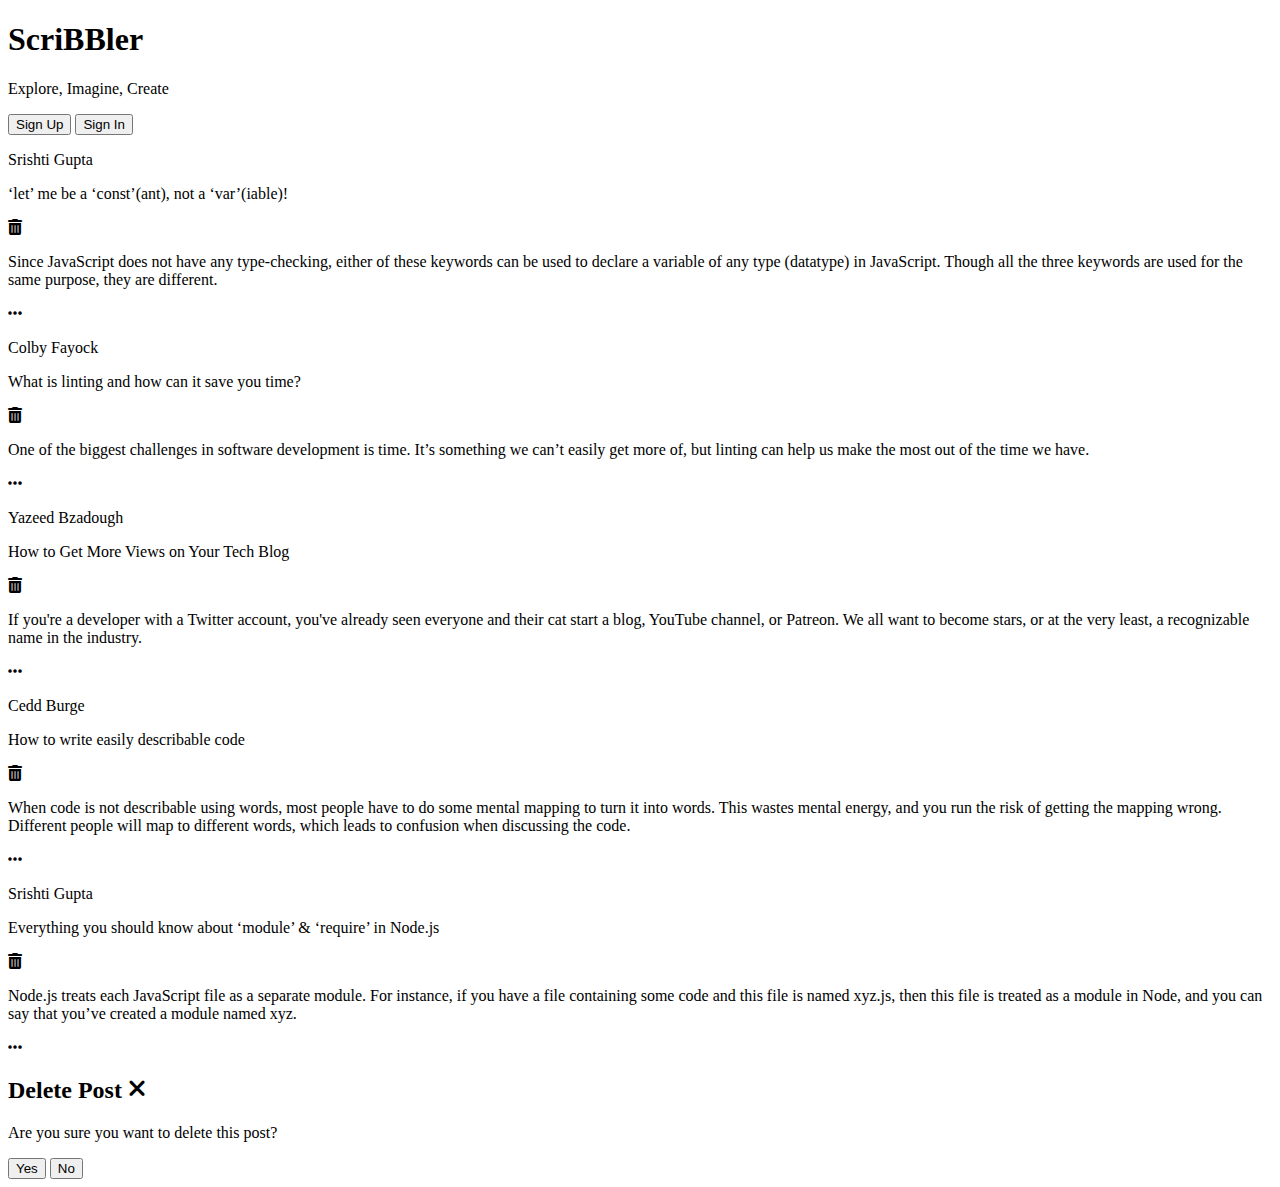
<file: text.html>
<!DOCTYPE html>
<html>

<head>
    <!-- TODO: Include Font Awesome file here -->
    <link rel="stylesheet" href="https://cdnjs.cloudflare.com/ajax/libs/font-awesome/6.4.0/css/all.min.css">
    <!-- TODO: Include Google Fonts file here -->
    <link href="https://fonts.googleapis.com/css?family=Montez&display=swap" rel="stylesheet">
    <!-- <link rel="stylesheet" href="/html/postlist.css"> -->
</head>

<body>
    <!-- Include code for header here -->
    <header>
        <div class="logo">
            <h1>ScriBBler</h1>
            <div class="subheading">
                <p>Explore, Imagine, Create</p>
            </div>
        </div>
        <div class="buttons">
            <button class="sign-up-btn">Sign Up</button>
            <button class="sign-in-btn">Sign In</button>
        </div>
    </header>
    
    <!-- list of all posts starts here -->
    <div class="post-list">
        <div class="post-container">
            <!-- post 1 starts here -->
            <div class="post">
                <div class="post-header">
                    <p>Srishti Gupta</p>
                </div>

                <div class="post-content">
                    <div class="post-title">
                        <p>‘let’ me be a ‘const’(ant), not a ‘var’(iable)!</p>
                        <span class="delete-icon">
                            <i class="fas fa-trash-alt"></i>
                        </span>
                    </div>
                    <p>Since JavaScript does not have any type-checking, either of these keywords can be used to declare
                        a
                        variable of any type (datatype) in JavaScript. Though all the three keywords are used for the
                        same
                        purpose, they are different.</p>
                    <span class="ellipsis-icon">
                        <i class="fas fa-ellipsis-h"></i>
                    </span>
                </div>
            </div>
            <!-- post 1 ends here -->

            <!-- post 2 starts here -->
            <div class="post">
                <div class="post-header">
                    <p>Colby Fayock</p>
                </div>

                <div class="post-content">
                    <div class="post-title">
                        <p>What is linting and how can it save you time?</p>
                        <span class="delete-icon">
                            <i class="fas fa-trash-alt"></i>
                        </span>
                    </div>
                    <p>One of the biggest challenges in software development is time. It’s something we can’t easily get
                        more of, but linting can help us make the most out of the time we have.</p>
                    <span class="ellipsis-icon">
                        <i class="fas fa-ellipsis-h"></i>
                    </span>
                </div>
            </div>
            <!-- post 2 ends here -->

            <!-- post 3 starts here -->
            <div class="post">
                <div class="post-header">
                    <p>Yazeed Bzadough</p>
                </div>

                <div class="post-content">
                    <div class="post-title">
                        <p>How to Get More Views on Your Tech Blog</p>
                        <span class="delete-icon">
                            <i class="fas fa-trash-alt"></i>
                        </span>
                    </div>
                    <p>If you're a developer with a Twitter account, you've already seen everyone and their cat start a
                        blog, YouTube channel, or Patreon. We all want to become stars, or at the very least, a
                        recognizable
                        name in the industry.</p>
                    <span class="ellipsis-icon">
                        <i class="fas fa-ellipsis-h"></i>
                    </span>
                </div>
            </div>
            <!-- post 3 ends here -->

            <!-- post 4 starts here -->
            <div class="post">
                <div class="post-header">
                    <p>Cedd Burge</p>
                </div>

                <div class="post-content">
                    <div class="post-title">
                        <p>How to write easily describable code</p>
                        <span class="delete-icon">
                            <i class="fas fa-trash-alt"></i>
                        </span>
                    </div>
                    <p>When code is not describable using words, most people have to do some mental mapping to turn it
                        into
                        words. This wastes mental energy, and you run the risk of getting the mapping wrong. Different
                        people will map to different words, which leads to confusion when discussing the code.</p>
                    <span class="ellipsis-icon">
                        <i class="fas fa-ellipsis-h"></i>
                    </span>
                </div>
            </div>
            <!-- post 4 ends here -->

            <!-- post 5 starts here -->
            <div class="post">
                <div class="post-header">
                    <p>Srishti Gupta</p>
                </div>

                <div class="post-content">
                    <div class="post-title">
                        <p>Everything you should know about ‘module’ & ‘require’ in Node.js</p>
                        <span class="delete-icon">
                            <i class="fas fa-trash-alt"></i>
                        </span>
                    </div>
                    <p>Node.js treats each JavaScript file as a separate module. For instance, if you have a file
                        containing
                        some code and this file is named xyz.js, then this file is treated as a module in Node, and you
                        can
                        say that you’ve created a module named xyz.</p>
                    <span class="ellipsis-icon">
                        <i class="fas fa-ellipsis-h"></i>
                    </span>
                </div>
            </div>
            <!-- post 5 ends here -->

            <!-- Write code for delete post modal here -->
            <div id="delete-post-modal" class="modal">
                <div class="modal-content">

                    <h2>
                        <span class="delete-post-text">Delete Post</span>
                        <span class="close">
                            <i class="fas fa-times"></i>
                        </span>
                    </h2>
                    <p>Are you sure you want to delete this post?</p>
                    <div class="modal-buttons">
                        <button class="confirm-btn">Yes</button>
                        <button class="cancel-btn">No</button>

                    </div>
                </div>
            </div>
        </div>
    </div>

    <!-- <script src="/html/postlist.js"></script> -->
</body>

</html>
</file>
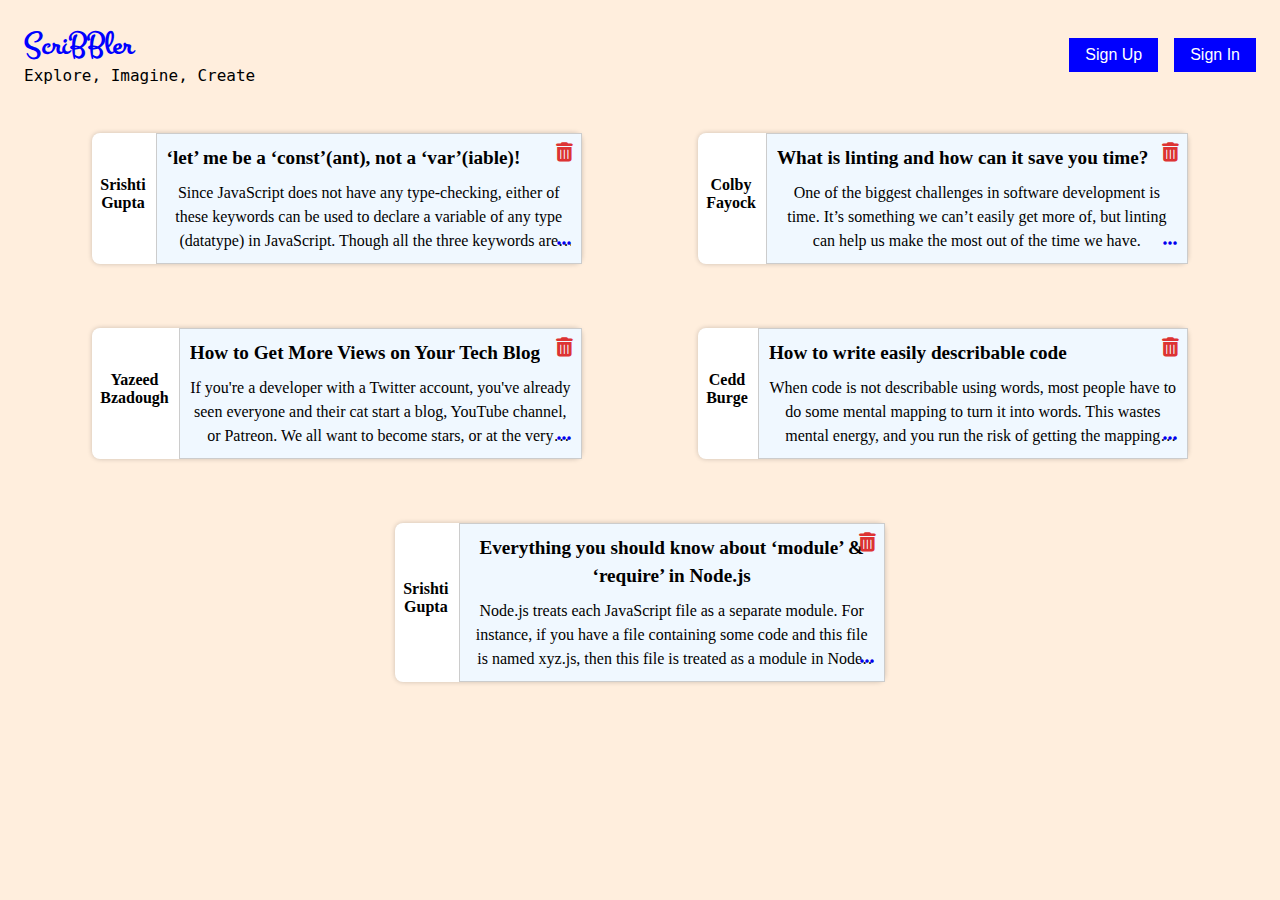
<file: project/postlists.html>
<!DOCTYPE html>
<html>

<head>
    <!-- TODO: Include Font Awesome file here -->
    <link rel="stylesheet" href="https://cdnjs.cloudflare.com/ajax/libs/font-awesome/6.4.0/css/all.min.css">
    <!-- TODO: Include Google Fonts file here -->
    <link href="https://fonts.googleapis.com/css?family=Montez&display=swap" rel="stylesheet">
    <link rel="stylesheet" href="postlist.css">
</head>

<body>
    <!-- Include code for header here -->
    <header>
        <div class="logo">
            <h1>ScriBBler</h1>
            <div class="subheading">
                <p>Explore, Imagine, Create</p>
            </div>
        </div>
        <div class="buttons">
            <button class="sign-up-btn">Sign Up</button>
            <button class="sign-in-btn">Sign In</button>
        </div>
    </header>

    <!-- list of all posts starts here -->
    <div class="post-list">
        <div class="post-container">
            <!-- post 1 starts here -->
            <div class="post">
                <div class="post-header">
                    <p>Srishti Gupta</p>
                </div>

                <div class="post-content">
                    <div class="post-title">
                        <p>‘let’ me be a ‘const’(ant), not a ‘var’(iable)!</p>
                        <span class="delete-icon">
                            <i class="fas fa-trash-alt"></i>
                        </span>
                    </div>
                    <p>Since JavaScript does not have any type-checking, either of these keywords can be used to declare
                        a
                        variable of any type (datatype) in JavaScript. Though all the three keywords are used for the
                        same
                        purpose, they are different.</p>
                    <span class="ellipsis-icon"> <a href="post.html">
                            <i class="fas fa-ellipsis-h"></i>
                        </a></span>
                </div>
            </div>
            <!-- post 1 ends here -->

            <!-- post 2 starts here -->
            <div class="post">
                <div class="post-header">
                    <p>Colby Fayock</p>
                </div>

                <div class="post-content">
                    <div class="post-title">
                        <p>What is linting and how can it save you time?</p>
                        <span class="delete-icon">
                            <i class="fas fa-trash-alt"></i>
                        </span>
                    </div>
                    <p>One of the biggest challenges in software development is time. It’s something we can’t easily get
                        more of, but linting can help us make the most out of the time we have.</p>
                    <span class="ellipsis-icon"> <a href="post.html">
                            <i class="fas fa-ellipsis-h"></i>
                        </a></span>
                </div>
            </div>
            <!-- post 2 ends here -->

            <!-- post 3 starts here -->
            <div class="post">
                <div class="post-header">
                    <p>Yazeed Bzadough</p>
                </div>

                <div class="post-content">
                    <div class="post-title">
                        <p>How to Get More Views on Your Tech Blog</p>
                        <span class="delete-icon">
                            <i class="fas fa-trash-alt"></i>
                        </span>
                    </div>
                    <p>If you're a developer with a Twitter account, you've already seen everyone and their cat start a
                        blog, YouTube channel, or Patreon. We all want to become stars, or at the very least, a
                        recognizable
                        name in the industry.</p>
                    <span class="ellipsis-icon"> <a href="post.html">
                            <i class="fas fa-ellipsis-h"></i>
                        </a></span>
                </div>
            </div>
            <!-- post 3 ends here -->

            <!-- post 4 starts here -->
            <div class="post">
                <div class="post-header">
                    <p>Cedd Burge</p>
                </div>

                <div class="post-content">
                    <div class="post-title">
                        <p>How to write easily describable code</p>
                        <span class="delete-icon">
                            <i class="fas fa-trash-alt"></i>
                        </span>
                    </div>
                    <p>When code is not describable using words, most people have to do some mental mapping to turn it
                        into
                        words. This wastes mental energy, and you run the risk of getting the mapping wrong. Different
                        people will map to different words, which leads to confusion when discussing the code.</p>
                    <span class="ellipsis-icon"> <a href="post.html">
                            <i class="fas fa-ellipsis-h"></i>
                        </a></span>
                </div>
            </div>
            <!-- post 4 ends here -->

            <!-- post 5 starts here -->
            <div class="post">
                <div class="post-header">
                    <p>Srishti Gupta</p>
                </div>

                <div class="post-content">
                    <div class="post-title">
                        <p>Everything you should know about ‘module’ & ‘require’ in Node.js</p>
                        <span class="delete-icon">
                            <i class="fas fa-trash-alt"></i>
                        </span>
                    </div>
                    <p>Node.js treats each JavaScript file as a separate module. For instance, if you have a file
                        containing
                        some code and this file is named xyz.js, then this file is treated as a module in Node, and you
                        can
                        say that you’ve created a module named xyz.</p>
                    <span class="ellipsis-icon"> <a href="post.html">
                            <i class="fas fa-ellipsis-h"></i>
                        </a></span>
                </div>
            </div>
            <!-- post 5 ends here -->

            <!-- Write code for delete post modal here -->
            <div id="delete-post-modal" class="modal module">
                <div class="modal-content module-content">

                    <h2>
                        <span class="delete-post-text">Delete Post</span>
                        <span class="close">
                            <i class="fas fa-times"></i>
                        </span>
                    </h2>
                    <p>Are you sure you want to delete this post?</p>
                    <div class="modal-buttons">
                        <button class="confirm-btn">Yes</button>
                        <button class="cancel-btn">No</button>

                    </div>
                </div>
            </div>
        </div>
    </div>

    <script src="postlist.js"></script>
</body>

</html>
</file>
<file: project/postlist.css>
body {
    background-color: #ffeedd;
}

header {
    display: flex;
    justify-content: space-between;
    align-items: center;
    padding: 1rem;
}

.logo {
    display: flex;
    flex-direction: column;
}

.logo h1 {
    font-family: 'Montez', cursive;
    color: blue;
    font-size: 2rem;
    margin: 0;
}

.subheading p {
    font-family: 'Ubuntu Mono', monospace;
    font-size: 1rem;
    margin: 0;
}

.buttons {
    display: flex;
    gap: 1rem;
    margin-top: 0;
}

.sign-up-btn,
.sign-in-btn {
    font-family: 'Arial', sans-serif;
    font-size: 1rem;
    padding: 0.5rem 1rem;
    background-color: blue;
    color: white;
    border: none;
    cursor: pointer;
}

.sign-up-btn:hover,
.sign-in-btn:hover {
    background-color: darkblue;
}

.sign-up-btn:focus,
.sign-in-btn:focus {
    outline: none;
}

.post-container {
    display: flex;
    flex-wrap: wrap;
    justify-content: space-evenly;
    width: 100%;
}

.post {
    /* Card styles */
    display: flex;
    margin-bottom: 20px;
    background-color: #ffffff;
    border-radius: 8px;
    text-align: center;
    /* padding: 1rem; */
    box-shadow: 0 0 5px rgba(0, 0, 0, 0.2);
    transition: box-shadow 0.3s ease-in-out;
    flex-basis: calc(40% - 1rem);
    margin: 2rem;
    max-width: 100%;
}

@media (max-width: 992px) {
    .post {
        flex-basis: calc(35% - 1rem);
        margin: 0.5rem;
        padding: 0.25rem;
    }
}

.post:hover {
    box-shadow: 0 0 10px rgba(0, 0, 0, 0.3);
}

.post-header {
    display: flex;
    align-items: center;
    margin-bottom: 0.5rem;
    margin-right: 10px;
}

.post-header p {
    font-weight: bold;
    margin-left: 0.5rem;
}

.post-content {
    flex-grow: 1;
    border: 1px solid #ccc;
    padding: 10px;
    position: relative;
    background-color: aliceblue;
}

.post-title {
    display: flex;
    align-items: center;
    justify-content: space-between;
    font-size: 1.2rem;
    font-weight: bold;
    margin-bottom: 0.5rem;
}

.post-content p {
    margin: 0;
    line-height: 1.5;
    overflow: hidden;
    text-overflow: ellipsis;
    display: -webkit-box;
    -webkit-line-clamp: 3;
    -webkit-box-orient: vertical;
}

.delete-icon {
    position: absolute;
    top: 0.5rem;
    right: 0.5rem;
    font-size: 1.2rem;
    color: #d33;
    cursor: pointer;
    transition: color 0.3s ease-in-out;
}

.delete-icon:hover {
    color: #b30000;
}

.ellipsis-icon {
    position: absolute;
    bottom: 10px;
    right: 10px;
    cursor: pointer;
}

.modal-buttons .modal-content {
    display: flex;
    justify-content: space-between;
}

.cancel-btn {
    color: white;
    background-color: rgb(239, 102, 102);
    height: 5vh;
    width: 5vw;
    margin-left:10rem;

}

.confirm-btn {
    color: white;
    background-color: rgb(15, 131, 15);
    height: 5vh;
    width: 5vw;
    margin-left:1rem;
}

.delete-post-text {
    margin-right: 10px;
}

#delete-post-modal {
    display: none;
    position: fixed;
    top: 50%;
    left: 50%;
    transform: translate(-50%, -50%);
    z-index: 9999;
    backdrop-filter: blur(5px);
}

#delete-post-modal .modal-content {
    max-width: 400px;
}
.module {
    background-color: rgba(0, 0, 0, 0.595);
    z-index: 1;
    position: fixed;
    top: 0;
    bottom: 0;
    left: 0;
    right: 0;
    display: none;
    justify-content: center;
    align-items: center;
    height: 100%;
    width: 100%;
  }
  .module-content{
        position: relative;;
        top: 50%;
        left: 50%;
        transform: translate(-50%, -50%);
            background-color: #fefefe;
            
            padding: 20px;
            border: 1px solid #888;
            max-width: 400px;
       
  }
</file>
